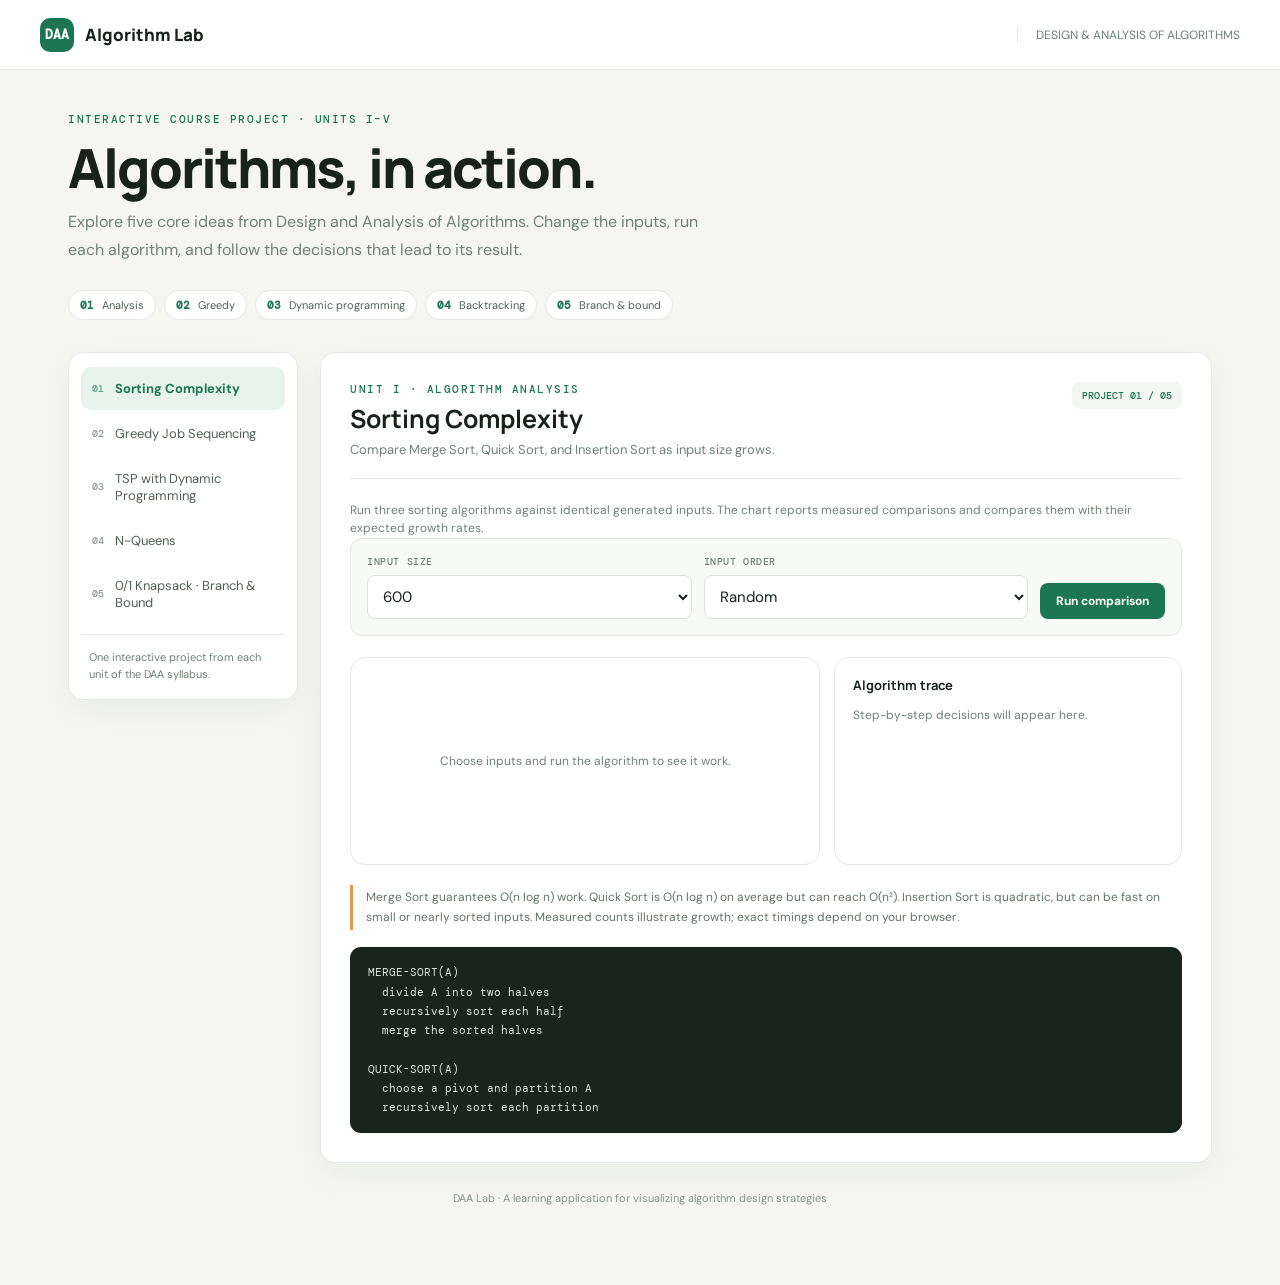
<file: index.html>
<!doctype html>
<html lang="en">
<head>
<meta charset="utf-8"><meta name="viewport" content="width=device-width,initial-scale=1">
<title>DAA Lab — Algorithms in Action</title>
<style>
@import url('https://fonts.googleapis.com/css2?family=DM+Mono:wght@400;500&family=DM+Sans:wght@400;500;600;700&family=Manrope:wght@500;600;700;800&display=swap');
:root{--bg:#f5f6f2;--paper:#fff;--ink:#18211c;--muted:#718078;--line:#e4e9e3;--green:#1d7653;--mint:#e7f3ec;--orange:#e09c4c;--red:#db665a;--shadow:0 10px 36px #15231a0c}*{box-sizing:border-box}body{margin:0;background:var(--bg);color:var(--ink);font:15px 'DM Sans',sans-serif}button,input,select{font:inherit}button{cursor:pointer}.topbar{height:70px;background:#fff;border-bottom:1px solid var(--line);display:flex;align-items:center;justify-content:space-between;padding:0 max(calc((100vw - 1200px)/2),28px);position:sticky;top:0;z-index:5}.brand{display:flex;align-items:center;gap:11px;font:800 17px Manrope}.mark{width:34px;height:34px;border-radius:10px;background:var(--green);color:white;display:grid;place-items:center;font:700 13px 'DM Mono'}.course{color:var(--muted);font-size:12px;border-left:1px solid var(--line);padding-left:18px}.wrap{max-width:1200px;margin:auto;padding:42px 28px 80px}.eyebrow{font:500 11px 'DM Mono';letter-spacing:1.5px;text-transform:uppercase;color:var(--green)}h1,h2,h3,p{margin-top:0}h1{font:800 clamp(34px,5vw,54px)/1.08 Manrope;letter-spacing:-2px;margin:12px 0}.intro{max-width:660px;color:var(--muted);line-height:1.7;font-size:16px;margin-bottom:27px}.unit-chips{display:flex;gap:8px;flex-wrap:wrap;margin-bottom:32px}.chip{padding:7px 11px;border-radius:20px;background:#fff;border:1px solid var(--line);font-size:11px;color:#526158}.chip b{color:var(--green);font-family:'DM Mono';margin-right:5px}.layout{display:grid;grid-template-columns:230px 1fr;gap:22px;align-items:start}.sidebar,.panel,.card{background:var(--paper);border:1px solid var(--line);border-radius:15px;box-shadow:var(--shadow)}.sidebar{padding:12px;position:sticky;top:88px}.nav{width:100%;border:0;background:transparent;border-radius:10px;display:flex;gap:11px;align-items:center;text-align:left;padding:13px 11px;color:#536057;margin:2px 0}.nav:hover{background:#f4f7f4}.nav.active{background:var(--mint);color:var(--green);font-weight:700}.nav .n{font:500 10px 'DM Mono';opacity:.65}.nav .nt{font-size:13px}.sidebar-note{border-top:1px solid var(--line);margin-top:10px;padding:14px 8px 3px;color:var(--muted);font-size:11px;line-height:1.6}.panel{min-height:610px;padding:29px}.panel-head{display:flex;justify-content:space-between;gap:20px;align-items:flex-start;border-bottom:1px solid var(--line);padding-bottom:20px;margin-bottom:22px}.panel-head h2{font:700 25px Manrope;margin:5px 0}.panel-head p{color:var(--muted);margin:0;font-size:13px}.unit-tag{background:#f3f6f2;color:var(--green);border-radius:7px;padding:7px 10px;font:500 10px 'DM Mono';white-space:nowrap}.controls{background:#f8faf7;border:1px solid var(--line);border-radius:12px;padding:16px;display:flex;align-items:end;gap:12px;flex-wrap:wrap;margin-bottom:21px}.field{display:flex;flex-direction:column;gap:7px;min-width:100px;flex:1}.field label{font:500 10px 'DM Mono';text-transform:uppercase;letter-spacing:.6px;color:var(--muted)}input,select{border:1px solid #dce3dc;border-radius:8px;padding:10px 11px;background:#fff;color:var(--ink);outline:none}input:focus,select:focus{border-color:var(--green);box-shadow:0 0 0 3px #1d765316}.btn{border:0;border-radius:8px;background:var(--green);color:#fff;padding:10px 16px;font-weight:700;font-size:12px}.btn:hover{background:#155e41}.btn.secondary{background:#fff;border:1px solid var(--line);color:#4e5d53}.result-grid{display:grid;grid-template-columns:1.15fr .85fr;gap:14px}.card{box-shadow:none;padding:18px;min-height:190px}.card h3{font:700 13px Manrope;margin:0 0 12px}.muted{color:var(--muted);font-size:12px;line-height:1.55}.chart{height:195px;width:100%;display:block}.statrow{display:flex;gap:10px;margin:14px 0}.stat{flex:1;background:#f5f8f5;border-radius:9px;padding:12px}.stat small{display:block;color:var(--muted);font-size:10px}.stat strong{display:block;font:700 17px Manrope;margin-top:5px}.bars{display:flex;align-items:end;height:117px;gap:8px;padding:10px 3px 0;border-bottom:1px solid var(--line)}.bar{background:#8ebda0;border-radius:5px 5px 0 0;flex:1;position:relative;min-width:16px}.bar.best{background:var(--green)}.bar span{position:absolute;bottom:-22px;left:50%;transform:translateX(-50%);font:9px 'DM Mono';color:var(--muted)}.table{border-collapse:collapse;width:100%;font-size:12px}.table th,.table td{border-bottom:1px solid var(--line);padding:8px;text-align:left}.table th{font:500 9px 'DM Mono';color:var(--muted);text-transform:uppercase}.pill{padding:4px 7px;border-radius:20px;background:var(--mint);color:var(--green);font-size:10px}.pill.bad{background:#fbebe9;color:#b44d42}.steps{display:flex;flex-direction:column;gap:7px;max-height:225px;overflow:auto}.step{background:#f6f8f5;border-radius:8px;padding:9px 11px;font-size:11px;line-height:1.5}.step b{color:var(--green)}.board{display:grid;gap:5px;max-width:310px;margin:10px auto}.queen-cell{aspect-ratio:1;border-radius:5px;display:grid;place-items:center;font-size:24px}.queen-cell.light{background:#eef1e9}.queen-cell.dark{background:#abc4ae}.queen-cell.attack{background:#fae0db;color:#bc5147}.queen-cell.queen{color:#155f42}.route{display:flex;align-items:center;justify-content:center;flex-wrap:wrap;gap:7px;margin:25px 0}.city{width:38px;height:38px;border-radius:50%;background:var(--mint);color:var(--green);display:grid;place-items:center;font:700 12px 'DM Mono'}.arrow{color:#9ba69e}.pseudo{margin-top:17px;border-radius:11px;background:#18241e;color:#dce9df;padding:16px 18px;font:11px/1.75 'DM Mono';white-space:pre-wrap}.explain{border-left:3px solid var(--orange);padding:3px 0 3px 13px;color:#65736a;font-size:12px;line-height:1.65;margin:20px 0 0}.empty{display:grid;place-items:center;text-align:center;min-height:170px;color:var(--muted);font-size:12px}.dpgrid{display:grid;gap:3px;overflow:auto}.dpgrid div{background:#f1f6f1;border-radius:4px;padding:7px;text-align:center;font:10px 'DM Mono'}.dpgrid div.head{background:#e7eee8;color:#587061}.tree{display:flex;flex-direction:column;gap:8px;max-height:250px;overflow:auto}.tree-row{display:flex;gap:8px;flex-wrap:wrap}.node{border:1px solid var(--line);border-radius:8px;padding:8px 10px;font:10px 'DM Mono';background:#f9faf8}.node.pruned{background:#fff0ee;border-color:#f1cbc6;color:#ab5148;text-decoration:line-through}.node.best{background:var(--mint);border-color:#b5d4c0;color:var(--green)}footer{margin-top:28px;text-align:center;color:#8a958d;font-size:11px}@media(max-width:800px){.layout{grid-template-columns:1fr}.sidebar{position:static;display:flex;overflow:auto}.nav{min-width:max-content}.sidebar-note{display:none}.panel{padding:20px}.result-grid{grid-template-columns:1fr}.topbar{padding:0 18px}.course{display:none}.wrap{padding:30px 17px 60px}}@media(max-width:460px){.controls{align-items:stretch}.field{min-width:42%}.controls .btn{flex:1}}
</style>
</head>
<body>
<header class="topbar"><div class="brand"><div class="mark">DAA</div>Algorithm Lab</div><div class="course">DESIGN & ANALYSIS OF ALGORITHMS</div></header>
<main class="wrap"><div class="eyebrow">Interactive course project · Units I–V</div><h1>Algorithms, in action.</h1><p class="intro">Explore five core ideas from Design and Analysis of Algorithms. Change the inputs, run each algorithm, and follow the decisions that lead to its result.</p><div class="unit-chips"><span class="chip"><b>01</b> Analysis</span><span class="chip"><b>02</b> Greedy</span><span class="chip"><b>03</b> Dynamic programming</span><span class="chip"><b>04</b> Backtracking</span><span class="chip"><b>05</b> Branch & bound</span></div>
<div class="layout"><aside class="sidebar" id="nav"></aside><section class="panel" id="content"></section></div><footer>DAA Lab · A learning application for visualizing algorithm design strategies</footer></main>
<script>
const projects=[
 {unit:'UNIT I · ALGORITHM ANALYSIS',name:'Sorting Complexity',sub:'Compare Merge Sort, Quick Sort, and Insertion Sort as input size grows.',desc:'Run three sorting algorithms against identical generated inputs. The chart reports measured comparisons and compares them with their expected growth rates.',pseudo:'MERGE-SORT(A)\n  divide A into two halves\n  recursively sort each half\n  merge the sorted halves\n\nQUICK-SORT(A)\n  choose a pivot and partition A\n  recursively sort each partition',explain:'Merge Sort guarantees O(n log n) work. Quick Sort is O(n log n) on average but can reach O(n²). Insertion Sort is quadratic, but can be fast on small or nearly sorted inputs. Measured counts illustrate growth; exact timings depend on your browser.'},
 {unit:'UNIT II · GREEDY ALGORITHMS',name:'Greedy Job Sequencing',sub:'Choose deadline-bound jobs to maximize total profit.',desc:'Each job takes one time slot. The greedy strategy considers jobs from highest profit to lowest and places each in the latest free slot before its deadline.',pseudo:'SORT jobs by profit descending\nslots = empty array of max deadline\nFOR each job in sorted jobs:\n  FOR slot from min(deadline, max) down to 1:\n    IF slot is empty:\n      schedule job in slot\n      BREAK',explain:'Taking the most profitable available job first is the greedy choice. Placing it as late as possible preserves earlier slots for jobs with tighter deadlines. This method is optimal for the unit-time job sequencing model.'},
 {unit:'UNIT III · DYNAMIC PROGRAMMING',name:'TSP with Dynamic Programming',sub:'Find the shortest round trip using Held–Karp subset states.',desc:'Set city 0 as the start. The DP table stores the shortest path from city 0 that visits a particular subset and ends at a particular city.',pseudo:'DP[{0}, 0] = 0\nFOR each subset S containing city 0:\n  FOR each endpoint j in S, j != 0:\n    DP[S,j] = min over i in S, i != j:\n      DP[S without j,i] + distance[i][j]\nanswer = min_j DP[all,j] + distance[j][0]',explain:'Overlapping subproblems are reused instead of enumerating every tour independently. Held–Karp takes O(n² 2ⁿ) time and O(n 2ⁿ) space, a major improvement over checking all n! tours for moderate n.'},
 {unit:'UNIT IV · BACKTRACKING',name:'N-Queens',sub:'Place N queens so no two queens attack each other.',desc:'Try one row at a time. A placement is safe when its column and both diagonals are unused. When a row has no safe column, undo the prior choice and try another.',pseudo:'PLACE(row):\n  IF row == N: record solution; return true\n  FOR col = 0 .. N-1:\n    IF column and diagonals are free:\n      place queen at (row, col)\n      IF PLACE(row + 1): return true\n      remove queen  // backtrack\n  return false',explain:'Backtracking searches a state space tree, but rejects a partial board as soon as it violates a constraint. The red squares show cells attacked by already placed queens; they are never explored.'},
 {unit:'UNIT V · BRANCH AND BOUND',name:'0/1 Knapsack · Branch & Bound',sub:'Maximize value within a weight limit, pruning unpromising choices.',desc:'Explore item choices in value-density order. A fractional-knapsack estimate gives each partial decision a best-case upper bound; branches that cannot beat the best complete solution are pruned.',pseudo:'SORT items by value / weight descending\nSEARCH(level, weight, value):\n  IF weight > capacity: return\n  IF value > best: best = value\n  bound = fractional upper bound from level\n  IF bound <= best: prune branch; return\n  SEARCH(include next item)\n  SEARCH(exclude next item)',explain:'The bound is optimistic: it allows a fraction of the next item, so it cannot underestimate the best completion. If even this upper bound is no better than the incumbent, every solution below that node can safely be discarded.'}
];
let current=0;const $=s=>document.querySelector(s);function nav(){ $('#nav').innerHTML=projects.map((p,i)=>`<button class="nav ${i===current?'active':''}" data-i="${i}"><span class="n">0${i+1}</span><span class="nt">${p.name}</span></button>`).join('')+`<div class="sidebar-note">One interactive project from each unit of the DAA syllabus.</div>`;document.querySelectorAll('.nav').forEach(b=>b.onclick=()=>{current=+b.dataset.i;nav();render()})}
function shell(){let p=projects[current];$('#content').innerHTML=`<div class="panel-head"><div><div class="eyebrow">${p.unit}</div><h2>${p.name}</h2><p>${p.sub}</p></div><div class="unit-tag">PROJECT 0${current+1} / 05</div></div><div class="desc muted">${p.desc}</div><div id="controls"></div><div class="result-grid"><div class="card" id="viz"><div class="empty">Choose inputs and run the algorithm to see it work.</div></div><div class="card" id="trace"><h3>Algorithm trace</h3><div class="muted">Step-by-step decisions will appear here.</div></div></div><div class="explain">${p.explain}</div><div class="pseudo">${p.pseudo}</div>`;}
function render(){shell();[sortUI,jobsUI,tspUI,queensUI,knapUI][current]()}
function sortUI(){ $('#controls').innerHTML=`<div class="controls"><div class="field"><label>Input size</label><select id="size"><option>100</option><option>300</option><option selected>600</option><option>1000</option></select></div><div class="field"><label>Input order</label><select id="order"><option value="random">Random</option><option value="sorted">Already sorted</option><option value="reverse">Reverse sorted</option></select></div><button class="btn" id="run">Run comparison</button></div>`;$('#run').onclick=()=>{let n=+$('#size').value,order=$('#order').value,base=Array.from({length:n},(_,i)=>order==='sorted'?i:order==='reverse'?n-i:Math.random()),algos=[['Merge Sort',mergeSort],['Quick Sort',quickSort],['Insertion Sort',insertionSort]],res=algos.map(([name,fn])=>{let a=base.slice(),c={v:0};fn(a,c);return{name,count:c.v}}),max=Math.max(...res.map(x=>x.count));$('#viz').innerHTML=`<h3>Key comparisons · n = ${n}</h3><div class="bars">${res.map(x=>`<div class="bar ${x.count===Math.min(...res.map(y=>y.count))?'best':''}" style="height:${Math.max(3,x.count/max*100)}%"><span>${x.name.split(' ')[0]}</span></div>`).join('')}</div><div class="statrow">${res.map(x=>`<div class="stat"><small>${x.name}</small><strong>${x.count.toLocaleString()}</strong></div>`).join('')}</div>`;$('#trace').innerHTML=`<h3>Measured results</h3><p class="muted">All three algorithms sorted the same ${n.toLocaleString()} values. Counts track key comparisons, not machine-dependent runtime.</p><div class="steps">${res.map((x,i)=>`<div class="step"><b>${i+1}.</b> ${x.name}: ${x.count.toLocaleString()} comparisons</div>`).join('')}</div>`}}
function mergeSort(a,c){if(a.length<2)return a;let m=a.length>>1,l=mergeSort(a.slice(0,m),c),r=mergeSort(a.slice(m),c),o=[],i=0,j=0;while(i<l.length&&j<r.length){c.v++;if(l[i]<=r[j])o.push(l[i++]);else o.push(r[j++])}return o.concat(l.slice(i),r.slice(j))}function quickSort(a,c){if(a.length<2)return a;let p=a[a.length>>1],l=[],e=[],r=[];for(let x of a){c.v++;if(x<p)l.push(x);else if(x>p)r.push(x);else e.push(x)}return quickSort(l,c).concat(e,quickSort(r,c))}function insertionSort(a,c){for(let i=1;i<a.length;i++){let x=a[i],j=i-1;while(j>=0){c.v++;if(a[j]>x){a[j+1]=a[j];j--}else break}a[j+1]=x}return a}
let jobSample=[{id:'A',d:2,p:100},{id:'B',d:1,p:19},{id:'C',d:2,p:27},{id:'D',d:1,p:25},{id:'E',d:3,p:15}];
function jobsUI(){ $('#controls').innerHTML=`<div class="controls"><div class="field"><label>Jobs (id, deadline, profit)</label><input id="jobs" value="A:2:100, B:1:19, C:2:27, D:1:25, E:3:15"></div><button class="btn" id="run">Schedule jobs</button></div>`;$('#run').onclick=()=>{let jobs=$('#jobs').value.split(',').map(x=>{let [id,d,p]=x.trim().split(':');return{id,d:+d,p:+p}}).filter(x=>x.id&&x.d>0&&x.p>0);if(!jobs.length)return;let slots=Array(Math.max(...jobs.map(j=>j.d))).fill(null),trace=[];jobs.sort((a,b)=>b.p-a.p).forEach(j=>{let at=-1;for(let s=Math.min(j.d,slots.length)-1;s>=0;s--){if(!slots[s]){slots[s]=j;at=s;break}}trace.push({j,at})});let selected=slots.filter(Boolean),total=selected.reduce((a,j)=>a+j.p,0);$('#viz').innerHTML=`<h3>Schedule · total profit ${total}</h3><table class="table"><tr><th>Time slot</th><th>Job</th><th>Profit</th></tr>${slots.map((j,i)=>`<tr><td>${i+1}</td><td>${j?j.id:'—'}</td><td>${j?j.p:'—'}</td></tr>`).join('')}</table><p class="muted">Selected ${selected.length} of ${jobs.length} jobs.</p>`;$('#trace').innerHTML=`<h3>Greedy decisions</h3><div class="steps">${trace.map(({j,at})=>`<div class="step"><b>${j.id}</b> (profit ${j.p}, deadline ${j.d}): ${at>=0?'placed in slot '+(at+1):'rejected; no free slot before deadline'}.</div>`).join('')}</div>`}}
const sampleDist=[[0,10,15,20],[10,0,35,25],[15,35,0,30],[20,25,30,0]];
function tspUI(){ $('#controls').innerHTML=`<div class="controls"><div class="field"><label>Distance matrix · 4 cities</label><select id="matrix"><option value="sample">Sample symmetric distances</option><option value="custom">Enter custom matrix below</option></select></div><div class="field" style="flex:2"><label>Custom rows, comma separated</label><input id="dist" value="0,10,15,20;10,0,35,25;15,35,0,30;20,25,30,0"></div><button class="btn" id="run">Find shortest tour</button></div>`;$('#run').onclick=()=>{let rows=$('#matrix').value==='sample'?sampleDist:$('#dist').value.split(';').map(r=>r.split(',').map(Number));if(rows.length<2||rows.some(r=>r.length!==rows.length||r.some(x=>!Number.isFinite(x)||x<0))){$('#viz').innerHTML='<p class="muted">Enter a square matrix with non-negative distances.</p>';return}let n=rows.length;if(n>12){$('#viz').innerHTML='<p class="muted">For this exact DP demo, use at most 12 cities.</p>';return}let N=1<<n,dp=Array.from({length:N},()=>Array(n).fill(Infinity)),prev=Array.from({length:N},()=>Array(n).fill(-1));dp[1][0]=0;let states=0;for(let mask=1;mask<N;mask++){if(!(mask&1))continue;for(let j=1;j<n;j++){if(!(mask>>j&1))continue;let old=mask^(1<<j);for(let i=0;i<n;i++)if(old>>i&1){states++;let v=dp[old][i]+rows[i][j];if(v<dp[mask][j]){dp[mask][j]=v;prev[mask][j]=i}}}}let full=N-1,end=1,best=Infinity;for(let j=1;j<n;j++)if(dp[full][j]+rows[j][0]<best){best=dp[full][j]+rows[j][0];end=j}let route=[end],mask=full;while(end!==0){let x=prev[mask][end];if(x<0)break;mask^=1<<end;end=x;if(end!==0)route.push(end)}route.reverse();route.push(0);$('#viz').innerHTML=`<h3>Optimal tour · length ${best}</h3><div class="route">${route.map((x,i)=>`<span class="city">${String.fromCharCode(65+x)}</span>${i<route.length-1?'<span class="arrow">→</span>':''}`).join('')}</div><div class="statrow"><div class="stat"><small>Visited subsets</small><strong>${(1<<(n-1)).toLocaleString()}</strong></div><div class="stat"><small>Transition checks</small><strong>${states.toLocaleString()}</strong></div></div>`;$('#trace').innerHTML=`<h3>DP state example</h3><p class="muted">Each cell below is the shortest path cost from A, visiting the displayed subset, and ending at that row's city.</p><div class="dpgrid" style="grid-template-columns:repeat(4,1fr)"><div class="head">Subset</div><div class="head">End B</div><div class="head">End C</div><div class="head">End D</div>${[3,5,9,7,11,13,15].map(m=>`<div>{${Array.from({length:n},(_,i)=>i).filter(i=>m>>i&1).map(i=>String.fromCharCode(65+i)).join('')}}</div>${[1,2,3].map(j=>`<div>${m>>j&1?(Number.isFinite(dp[m][j])?dp[m][j]:'∞'):'—'}</div>`).join('')}`).join('')}</div>`}}
function queensUI(){ $('#controls').innerHTML=`<div class="controls"><div class="field"><label>Board size N</label><select id="n"><option>4</option><option>5</option><option selected>8</option><option>10</option><option>12</option></select></div><button class="btn" id="run">Solve board</button></div>`;$('#run').onclick=()=>{let n=+$('#n').value,q=Array(n).fill(-1),cols=new Set(),d1=new Set(),d2=new Set(),nodes=0,backtracks=0,found=false;function go(r){if(r===n)return true;for(let c=0;c<n;c++){nodes++;if(cols.has(c)||d1.has(r-c)||d2.has(r+c))continue;q[r]=c;cols.add(c);d1.add(r-c);d2.add(r+c);if(go(r+1))return true;q[r]=-1;cols.delete(c);d1.delete(r-c);d2.delete(r+c);backtracks++}return false}found=go(0);$('#viz').innerHTML=found?`<h3>One solution · ${n} queens placed</h3><div class="board" style="grid-template-columns:repeat(${n},1fr)">${Array.from({length:n*n},(_,i)=>{let r=Math.floor(i/n),c=i%n,attack=q.some((qc,qr)=>qr<r&&(qc===c||qr-qc===r-c||qr+qc===r+c));return`<div class="queen-cell ${((r+c)%2?'dark':'light')} ${attack&&! (q[r]===c)?'attack':''} ${q[r]===c?'queen':''}">${q[r]===c?'♛':''}</div>`}).join('')}</div>`:'<p>No solution found.</p>';$('#trace').innerHTML=`<h3>Search summary</h3><div class="statrow"><div class="stat"><small>Candidate positions checked</small><strong>${nodes}</strong></div><div class="stat"><small>Backtracks</small><strong>${backtracks}</strong></div></div><div class="steps">${q.map((c,r)=>`<div class="step"><b>Row ${r+1}:</b> place queen in column ${c+1}; previous queens do not share a column or diagonal.</div>`).join('')}</div>`}}
function knapUI(){ $('#controls').innerHTML=`<div class="controls"><div class="field"><label>Capacity</label><input id="cap" type="number" min="1" value="15"></div><div class="field" style="flex:2"><label>Items (weight:value)</label><input id="items" value="2:40, 3:50, 5:100, 7:95, 1:30"></div><button class="btn" id="run">Search with bounds</button></div>`;$('#run').onclick=()=>{let cap=+$('#cap').value,it=$('#items').value.split(',').map((x,i)=>{let [w,v]=x.trim().split(':').map(Number);return{id:i+1,w,v}}).filter(x=>x.w>0&&x.v>0);if(!cap||!it.length)return;it.sort((a,b)=>b.v/b.w-a.v/a.w);let best=0,bestSet=[],nodes=0,pruned=0,leaves=0,trace=[];function bound(i,w,v){let b=v;for(let j=i;j<it.length&&w<cap;j++){if(w+it[j].w<=cap){w+=it[j].w;b+=it[j].v}else{b+=(cap-w)*it[j].v/it[j].w;break}}return b}function dfs(i,w,v,chosen){nodes++;if(w>cap){pruned++;return}if(v>best){best=v;bestSet=chosen.slice()}if(i===it.length){leaves++;return}let b=bound(i,w,v);let prune=b<=best;if(trace.length<24)trace.push({i,w,v,b,prune,chosen:chosen.map(x=>x.id)});if(prune){pruned++;return}dfs(i+1,w+it[i].w,v+it[i].v,chosen.concat(it[i]));dfs(i+1,w,v,chosen)}dfs(0,0,0,[]);$('#viz').innerHTML=`<h3>Best feasible packing · value ${best}</h3><p class="muted">Capacity ${cap} · weight ${bestSet.reduce((s,x)=>s+x.w,0)} · items ${bestSet.map(x=>x.id).join(', ')||'none'}</p><div class="tree">${trace.map((x,k)=>`<div class="tree-row"><div class="node ${x.prune?'pruned':x.v===best?'best':''}">Node ${k+1} · level ${x.i}<br>value ${x.v}, weight ${x.w}<br>upper bound ${x.b.toFixed(1)} ${x.prune?'· PRUNED':''}</div></div>`).join('')}</div>`;$('#trace').innerHTML=`<h3>Search statistics</h3><div class="statrow"><div class="stat"><small>Nodes explored</small><strong>${nodes}</strong></div><div class="stat"><small>Branches pruned</small><strong>${pruned}</strong></div></div><div class="steps">${it.map((x,i)=>`<div class="step"><b>Item ${x.id}</b> · weight ${x.w}, value ${x.v}, value/weight ${(x.v/x.w).toFixed(2)} · search order ${i+1}</div>`).join('')}</div>`}}
nav();render();
</script>
</body></html>
</file>
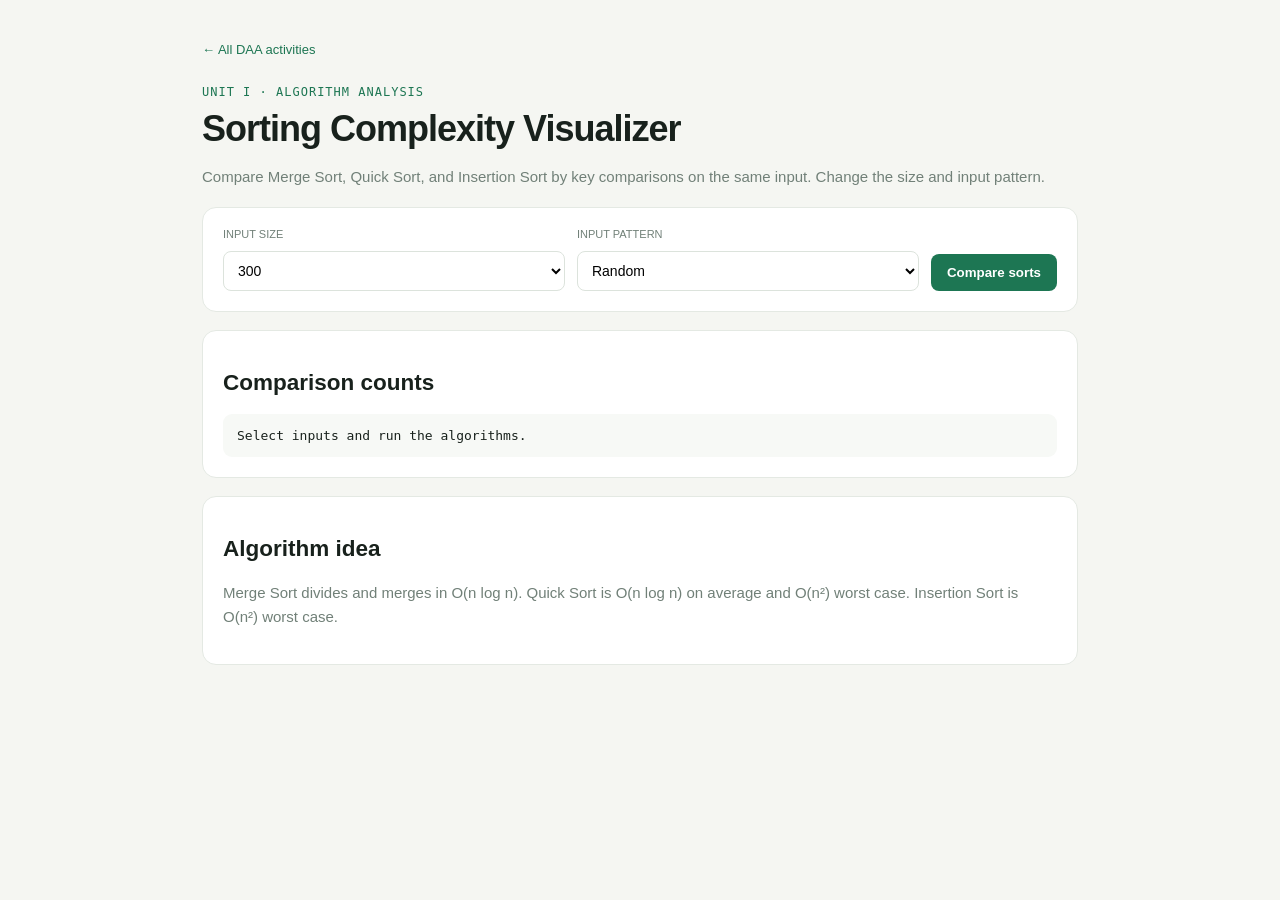
<file: Unit1_AlgorithmAnalysis/index.html>
<!doctype html><html lang="en"><head><meta charset="utf-8"><meta name="viewport" content="width=device-width,initial-scale=1"><title>Unit I · Sorting Complexity</title><link rel="stylesheet" href="../unit-project.css"><script defer src="algorithm.js"></script></head><body><main class="wrap"><a class="back" href="../">← All DAA activities</a><div class="eyebrow">Unit I · Algorithm Analysis</div><h1>Sorting Complexity Visualizer</h1><p>Compare Merge Sort, Quick Sort, and Insertion Sort by key comparisons on the same input. Change the size and input pattern.</p><section class="card"><div class="row"><div class="field"><label>Input size</label><select id="size"><option>100</option><option selected>300</option><option>600</option></select></div><div class="field"><label>Input pattern</label><select id="pattern"><option value="random">Random</option><option value="sorted">Sorted</option><option value="reverse">Reverse sorted</option></select></div><button id="run">Compare sorts</button></div></section><section class="card"><h2>Comparison counts</h2><div id="output" class="output">Select inputs and run the algorithms.</div></section><section class="card"><h2>Algorithm idea</h2><p>Merge Sort divides and merges in O(n log n). Quick Sort is O(n log n) on average and O(n²) worst case. Insertion Sort is O(n²) worst case.</p></section></main></body></html>
</file>
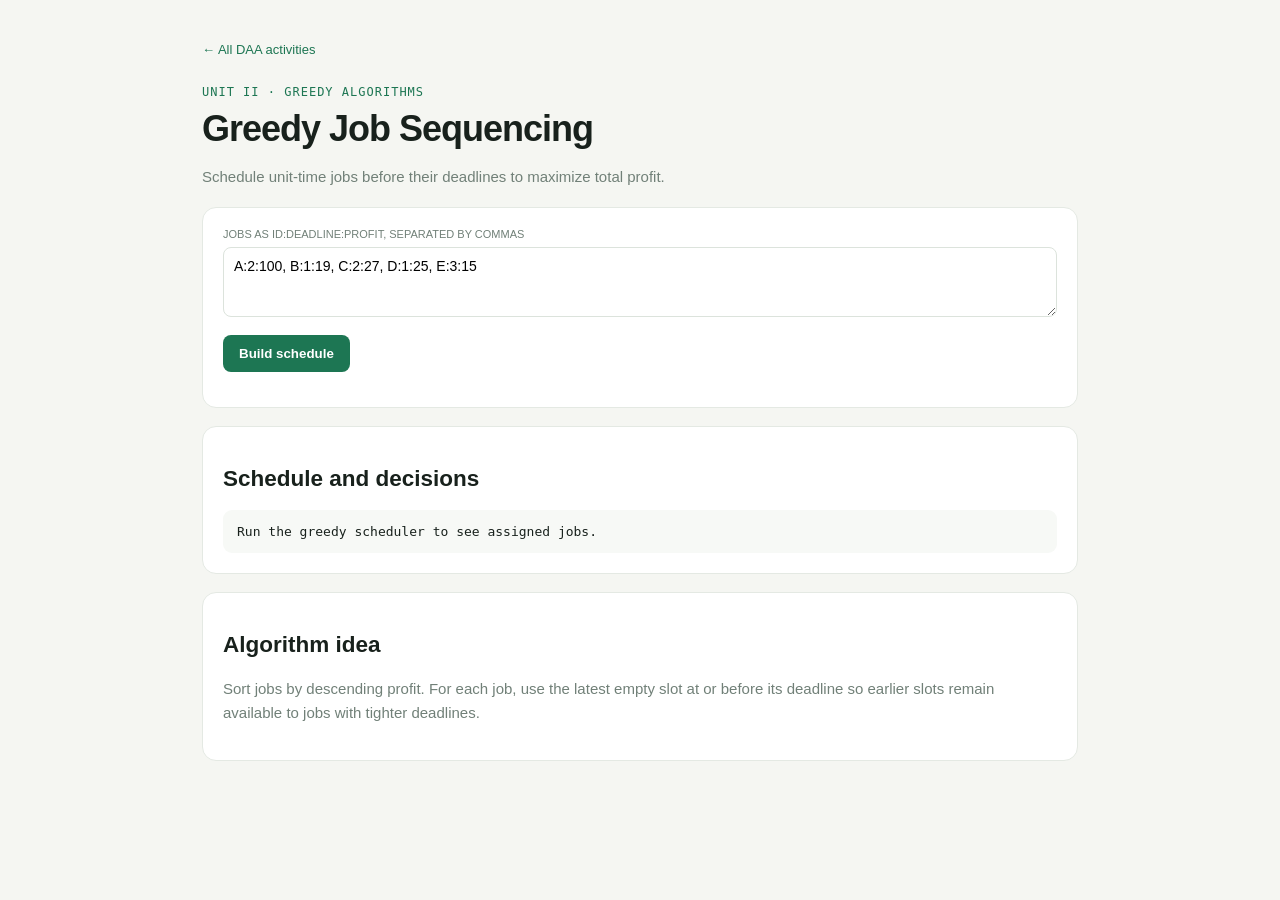
<file: Unit2_GreedyAlgorithms/index.html>
<!doctype html><html lang="en"><head><meta charset="utf-8"><meta name="viewport" content="width=device-width,initial-scale=1"><title>Unit II · Greedy Job Sequencing</title><link rel="stylesheet" href="../unit-project.css"><script defer src="algorithm.js"></script></head><body><main class="wrap"><a class="back" href="../">← All DAA activities</a><div class="eyebrow">Unit II · Greedy Algorithms</div><h1>Greedy Job Sequencing</h1><p>Schedule unit-time jobs before their deadlines to maximize total profit.</p><section class="card"><label for="jobs">Jobs as id:deadline:profit, separated by commas</label><textarea id="jobs" rows="3" style="width:100%">A:2:100, B:1:19, C:2:27, D:1:25, E:3:15</textarea><p><button id="run">Build schedule</button></p></section><section class="card"><h2>Schedule and decisions</h2><div id="output" class="output">Run the greedy scheduler to see assigned jobs.</div></section><section class="card"><h2>Algorithm idea</h2><p>Sort jobs by descending profit. For each job, use the latest empty slot at or before its deadline so earlier slots remain available to jobs with tighter deadlines.</p></section></main></body></html>
</file>
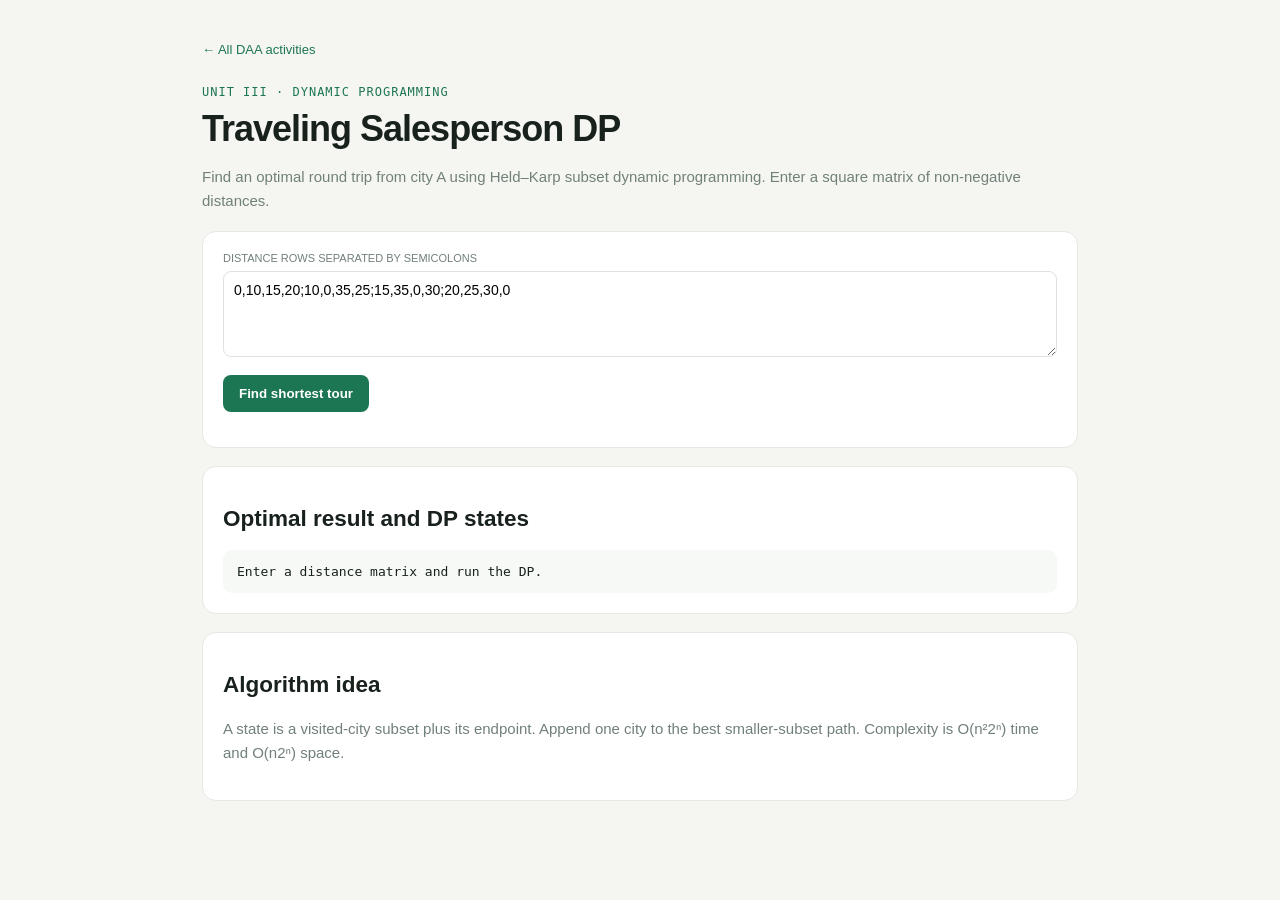
<file: Unit3_DynamicProgramming/index.html>
<!doctype html><html lang="en"><head><meta charset="utf-8"><meta name="viewport" content="width=device-width,initial-scale=1"><title>Unit III · TSP Dynamic Programming</title><link rel="stylesheet" href="../unit-project.css"><script defer src="algorithm.js"></script></head><body><main class="wrap"><a class="back" href="../">← All DAA activities</a><div class="eyebrow">Unit III · Dynamic Programming</div><h1>Traveling Salesperson DP</h1><p>Find an optimal round trip from city A using Held–Karp subset dynamic programming. Enter a square matrix of non-negative distances.</p><section class="card"><label for="matrix">Distance rows separated by semicolons</label><textarea id="matrix" rows="4" style="width:100%">0,10,15,20;10,0,35,25;15,35,0,30;20,25,30,0</textarea><p><button id="run">Find shortest tour</button></p></section><section class="card"><h2>Optimal result and DP states</h2><div id="output" class="output">Enter a distance matrix and run the DP.</div></section><section class="card"><h2>Algorithm idea</h2><p>A state is a visited-city subset plus its endpoint. Append one city to the best smaller-subset path. Complexity is O(n²2ⁿ) time and O(n2ⁿ) space.</p></section></main></body></html>
</file>
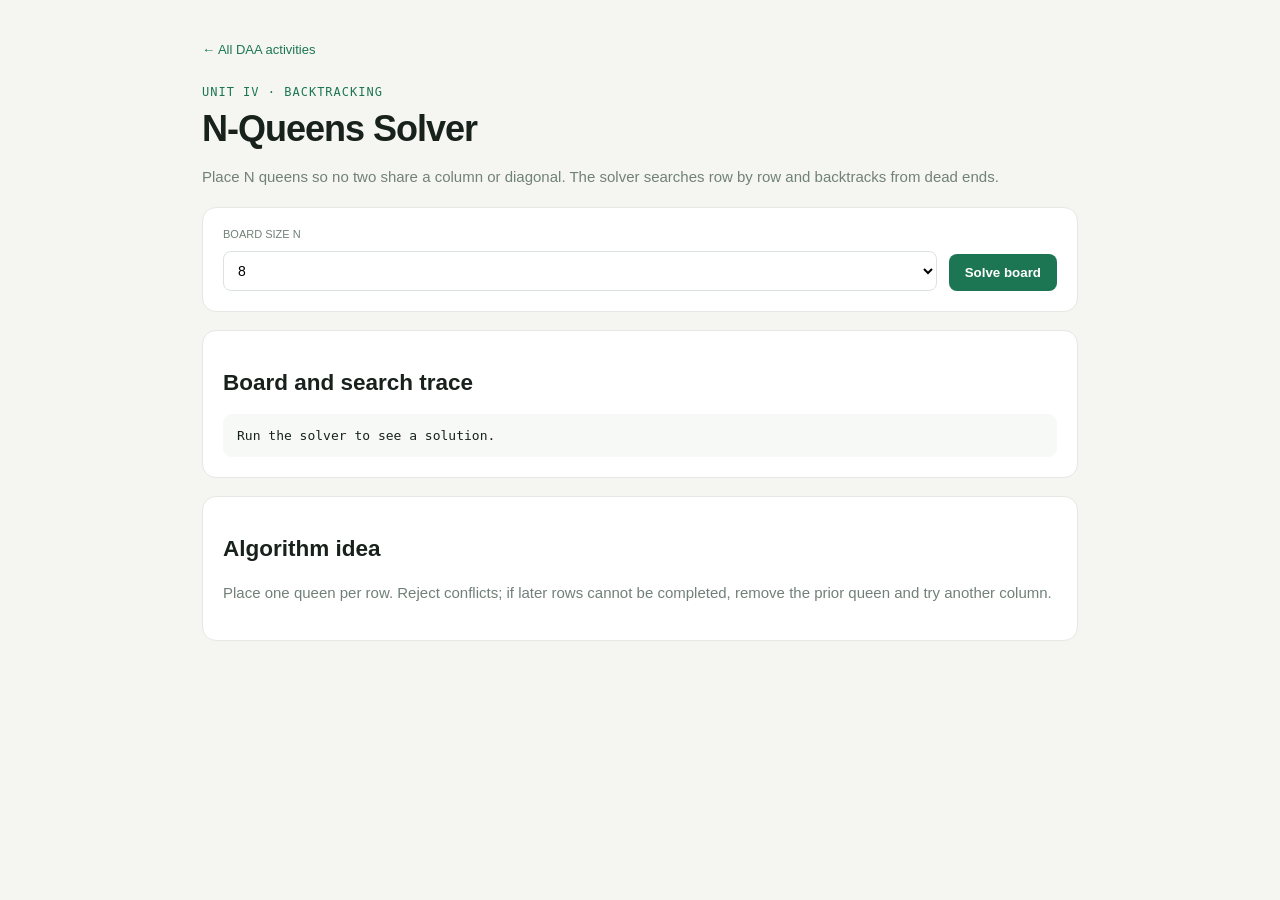
<file: Unit4_Backtracking/index.html>
<!doctype html><html lang="en"><head><meta charset="utf-8"><meta name="viewport" content="width=device-width,initial-scale=1"><title>Unit IV · N-Queens</title><link rel="stylesheet" href="../unit-project.css"><script defer src="algorithm.js"></script></head><body><main class="wrap"><a class="back" href="../">← All DAA activities</a><div class="eyebrow">Unit IV · Backtracking</div><h1>N-Queens Solver</h1><p>Place N queens so no two share a column or diagonal. The solver searches row by row and backtracks from dead ends.</p><section class="card"><div class="row"><div class="field"><label>Board size N</label><select id="n"><option>4</option><option>5</option><option selected>8</option><option>10</option></select></div><button id="run">Solve board</button></div></section><section class="card"><h2>Board and search trace</h2><div id="board" class="board"></div><div id="output" class="output">Run the solver to see a solution.</div></section><section class="card"><h2>Algorithm idea</h2><p>Place one queen per row. Reject conflicts; if later rows cannot be completed, remove the prior queen and try another column.</p></section></main></body></html>
</file>
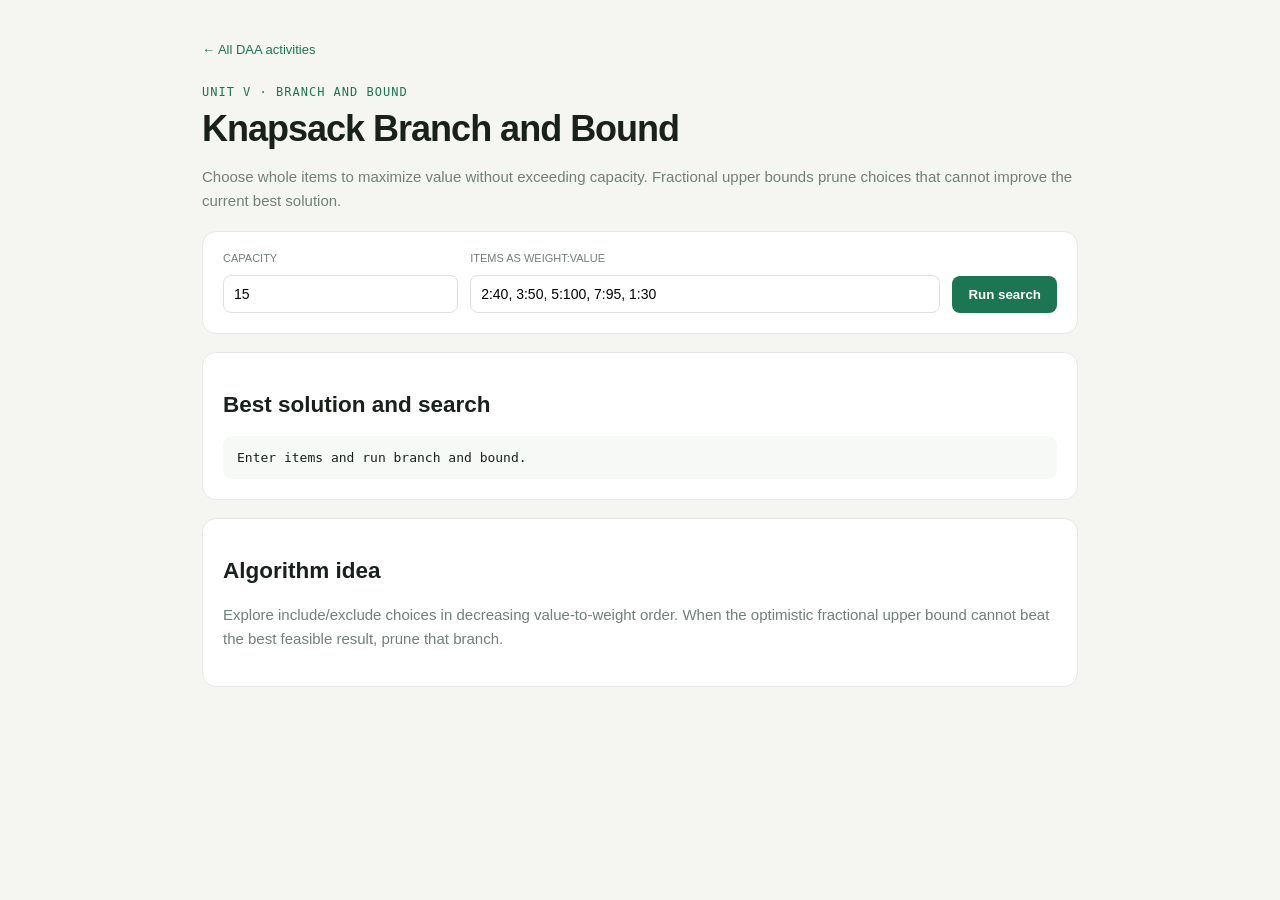
<file: Unit5_BranchAndBound/index.html>
<!doctype html><html lang="en"><head><meta charset="utf-8"><meta name="viewport" content="width=device-width,initial-scale=1"><title>Unit V · Knapsack Branch and Bound</title><link rel="stylesheet" href="../unit-project.css"><script defer src="algorithm.js"></script></head><body><main class="wrap"><a class="back" href="../">← All DAA activities</a><div class="eyebrow">Unit V · Branch and Bound</div><h1>Knapsack Branch and Bound</h1><p>Choose whole items to maximize value without exceeding capacity. Fractional upper bounds prune choices that cannot improve the current best solution.</p><section class="card"><div class="row"><div class="field"><label>Capacity</label><input id="capacity" type="number" value="15" min="1"></div><div class="field" style="flex:2"><label>Items as weight:value</label><input id="items" value="2:40, 3:50, 5:100, 7:95, 1:30"></div><button id="run">Run search</button></div></section><section class="card"><h2>Best solution and search</h2><div id="output" class="output">Enter items and run branch and bound.</div></section><section class="card"><h2>Algorithm idea</h2><p>Explore include/exclude choices in decreasing value-to-weight order. When the optimistic fractional upper bound cannot beat the best feasible result, prune that branch.</p></section></main></body></html>
</file>
<file: unit-project.css>
*{box-sizing:border-box}body{margin:0;background:#f5f6f2;color:#18211c;font:15px 'Segoe UI',Arial,sans-serif}.wrap{max-width:920px;margin:40px auto;padding:0 22px}.back{color:#1d7653;text-decoration:none;font-size:13px}.eyebrow{margin-top:28px;color:#1d7653;font:12px Consolas,monospace;letter-spacing:1px;text-transform:uppercase}h1{font-size:36px;letter-spacing:-1px;margin:9px 0}p{color:#718078;line-height:1.6}.card{background:white;border:1px solid #e4e9e3;border-radius:14px;padding:20px;margin:18px 0}label{display:block;color:#718078;font-size:11px;text-transform:uppercase;margin:0 0 7px}input,textarea,select{font:14px 'Segoe UI',Arial,sans-serif;border:1px solid #dce3dc;border-radius:8px;padding:10px;background:white;max-width:100%}.row{display:flex;gap:12px;flex-wrap:wrap;align-items:end}.field{display:flex;flex-direction:column;gap:4px;flex:1;min-width:170px}button{border:0;border-radius:8px;background:#1d7653;color:white;font-weight:700;padding:11px 16px;cursor:pointer}button:hover{background:#155e41}pre,.output{white-space:pre-wrap;background:#f7f9f6;border-radius:9px;padding:14px;line-height:1.65;font:13px Consolas,monospace;overflow:auto}.note{font-size:12px}.board{display:grid;gap:3px;max-width:360px}.cell{aspect-ratio:1;display:grid;place-items:center;font-size:24px}.cell:nth-child(odd){background:#e8eee7}.cell:nth-child(even){background:#b9cdbb}@media(max-width:600px){.wrap{margin:22px auto}h1{font-size:29px}.card{padding:15px}}
</file>
